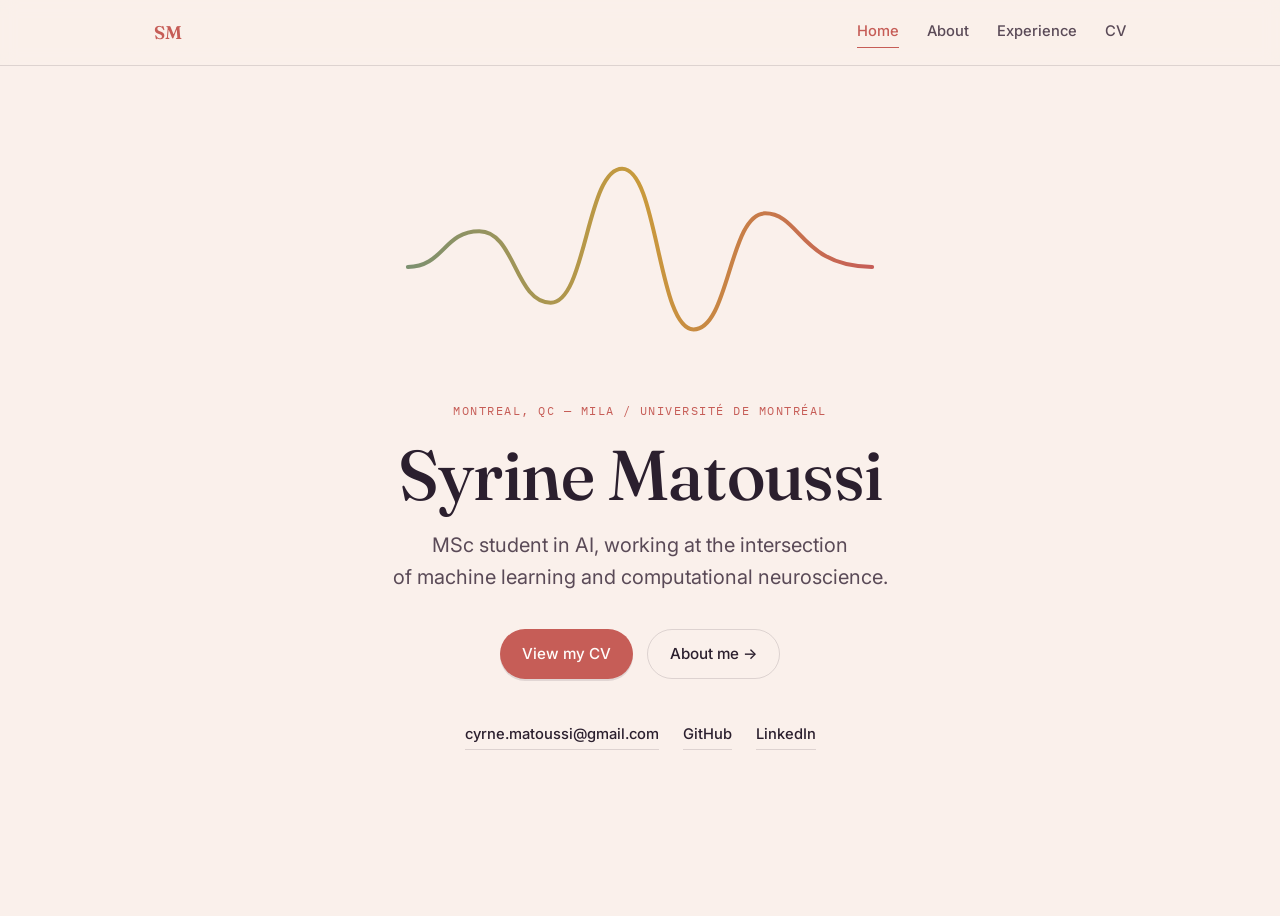
<file: index.html>
<!DOCTYPE html>
<html lang="en">
<head>
<meta charset="UTF-8">
<meta name="viewport" content="width=device-width, initial-scale=1.0">
<title>Syrine Matoussi — ML Engineer</title>
<meta name="description" content="Syrine Matoussi — MSc student in AI, working at the intersection of machine learning and computational neuroscience.">
<link rel="preconnect" href="https://fonts.googleapis.com">
<link rel="preconnect" href="https://fonts.gstatic.com" crossorigin>
<link href="https://fonts.googleapis.com/css2?family=Fraunces:ital,opsz,wght@0,9..144,300;0,9..144,400;0,9..144,500;0,9..144,600;1,9..144,400;1,9..144,500&family=Inter:wght@400;500;600&family=IBM+Plex+Mono:wght@400;500&display=swap" rel="stylesheet">
<link rel="stylesheet" href="styles.css">
</head>
<body class="home-body">

<header class="site-header">
  <nav class="nav" aria-label="Primary">
    <a class="nav-mark" href="index.html">SM</a>
    <div class="nav-links">
      <a href="index.html" class="active">Home</a>
      <a href="about.html">About</a>
      <a href="experience.html">Experience</a>
      <a href="cv.html">CV</a>
    </div>
  </nav>
</header>

<main class="home-main">

  <section class="home-hero">

    <div class="home-art" aria-hidden="true">
      <svg viewBox="0 0 560 260" class="art-svg">
        <defs>
          <linearGradient id="waveGradient" x1="0%" y1="0%" x2="100%" y2="0%">
            <stop offset="0%" stop-color="#7C9070"/>
            <stop offset="50%" stop-color="#C99A3B"/>
            <stop offset="100%" stop-color="#C65D57"/>
          </linearGradient>
        </defs>
        <path class="art-wave-single" d="M20,150 C60,150 60,110 100,110 C140,110 140,190 180,190
             C220,190 220,40 260,40 C300,40 300,220 340,220
             C380,220 380,90 420,90 C460,90 460,150 540,150"/>
      </svg>
    </div>

    <p class="eyebrow">Montreal, QC — Mila / Université de Montréal</p>
    <h1 class="hero-title">Syrine Matoussi</h1>
    <p class="hero-tagline">MSc student in AI, working at the intersection<br class="br-desktop"> of machine learning and computational neuroscience.</p>

    <div class="hero-actions">
      <a class="btn btn-primary" href="cv.html">View my CV</a>
      <a class="btn btn-ghost" href="about.html">About me →</a>
    </div>

    <div class="home-contact">
      <a href="mailto:cyrne.matoussi@gmail.com">cyrne.matoussi@gmail.com</a>
      <a href="https://github.com/cmatoussi" target="_blank" rel="noopener">GitHub</a>
      <a href="https://www.linkedin.com/in/syrine-matoussi-2022/" target="_blank" rel="noopener">LinkedIn</a>
    </div>

  </section>

</main>

<footer class="site-footer">
</footer>

<script src="script.js"></script>
</body>
</html>
</file>
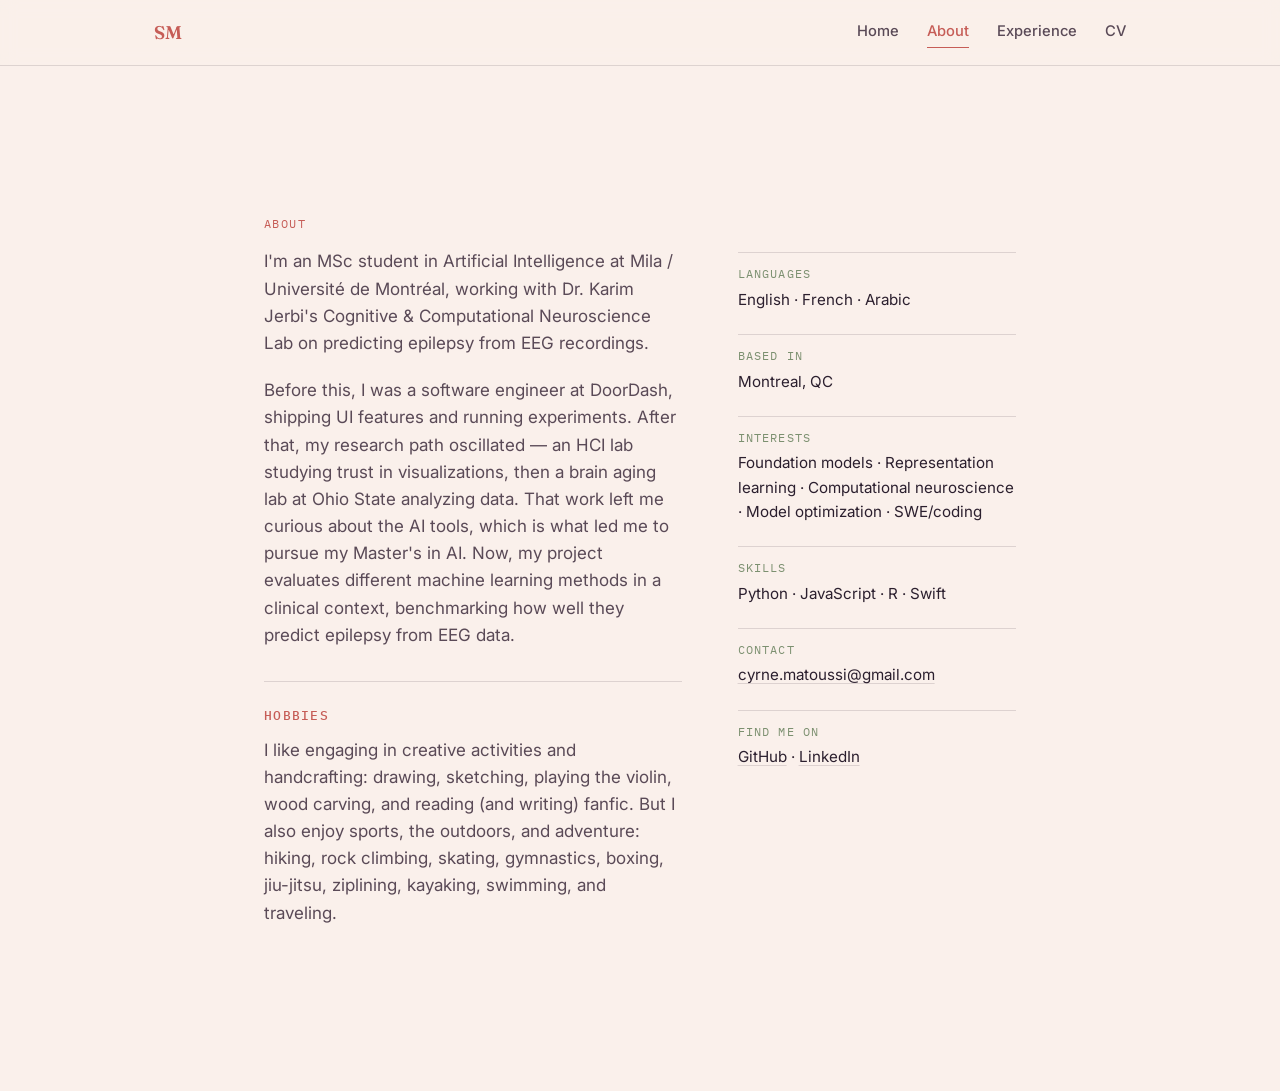
<file: about.html>
<!DOCTYPE html>
<html lang="en">
<head>
<meta charset="UTF-8">
<meta name="viewport" content="width=device-width, initial-scale=1.0">
<title>About — Syrine Matoussi</title>
<link rel="preconnect" href="https://fonts.googleapis.com">
<link rel="preconnect" href="https://fonts.gstatic.com" crossorigin>
<link href="https://fonts.googleapis.com/css2?family=Fraunces:ital,opsz,wght@0,9..144,300;0,9..144,400;0,9..144,500;0,9..144,600;1,9..144,400;1,9..144,500&family=Inter:wght@400;500;600&family=IBM+Plex+Mono:wght@400;500&display=swap" rel="stylesheet">
<link rel="stylesheet" href="styles.css">
</head>
<body>

<header class="site-header">
  <nav class="nav" aria-label="Primary">
    <a class="nav-mark" href="index.html">SM</a>
    <div class="nav-links">
      <a href="index.html">Home</a>
      <a href="about.html" class="active">About</a>
      <a href="experience.html">Experience</a>
      <a href="cv.html">CV</a>
    </div>
  </nav>
</header>

<main class="page-main">

  <section class="about">
    <div class="section-head">
      <p class="eyebrow">About</p>
    </div>
    <div class="about-grid">
      <div class="about-text">
        <p>I'm an MSc student in Artificial Intelligence at Mila / Université de Montréal, working with Dr. Karim Jerbi's Cognitive &amp; Computational Neuroscience Lab on predicting epilepsy from EEG recordings.</p>
        <p>Before this, I was a software engineer at DoorDash, shipping UI features and running experiments. After that, my research path oscillated — an HCI lab studying trust in visualizations, then a brain aging lab at Ohio State analyzing data. That work left me curious about the AI tools, which is what led me to pursue my Master's in AI. Now, my project evaluates different machine learning methods in a clinical context, benchmarking how well they predict epilepsy from EEG data.</p>
        <div class="about-subsection">
          <h3 class="about-subhead">Hobbies</h3>
          <p>I like engaging in creative activities and handcrafting: drawing, sketching, playing the violin, wood carving, and reading (and writing) fanfic. But I also enjoy sports, the outdoors, and adventure: hiking, rock climbing, skating, gymnastics, boxing, jiu-jitsu, ziplining, kayaking, swimming, and traveling.</p>
        </div>
      </div>
      <aside class="about-facts">
        <div class="fact">
          <span class="fact-label">Languages</span>
          <span class="fact-value">English · French · Arabic</span>
        </div>
        <div class="fact">
          <span class="fact-label">Based in</span>
          <span class="fact-value">Montreal, QC</span>
        </div>
        <div class="fact">
          <span class="fact-label">Interests</span>
          <span class="fact-value">Foundation models · Representation learning · Computational neuroscience · Model optimization · SWE/coding</span>
        </div>
        <div class="fact">
          <span class="fact-label">Skills</span>
          <span class="fact-value">Python · JavaScript · R · Swift</span>
        </div>
        <div class="fact">
          <span class="fact-label">Contact</span>
          <span class="fact-value"><a href="mailto:cyrne.matoussi@gmail.com">cyrne.matoussi@gmail.com</a></span>
        </div>
        <div class="fact">
          <span class="fact-label">Find me on</span>
          <span class="fact-value">
            <a href="https://github.com/cmatoussi" target="_blank" rel="noopener">GitHub</a> ·
            <a href="https://www.linkedin.com/in/syrine-matoussi-2022/" target="_blank" rel="noopener">LinkedIn</a>
          </span>
        </div>
      </aside>
    </div>
  </section>

</main>

<footer class="site-footer">
</footer>

<script src="script.js"></script>
</body>
</html>
</file>
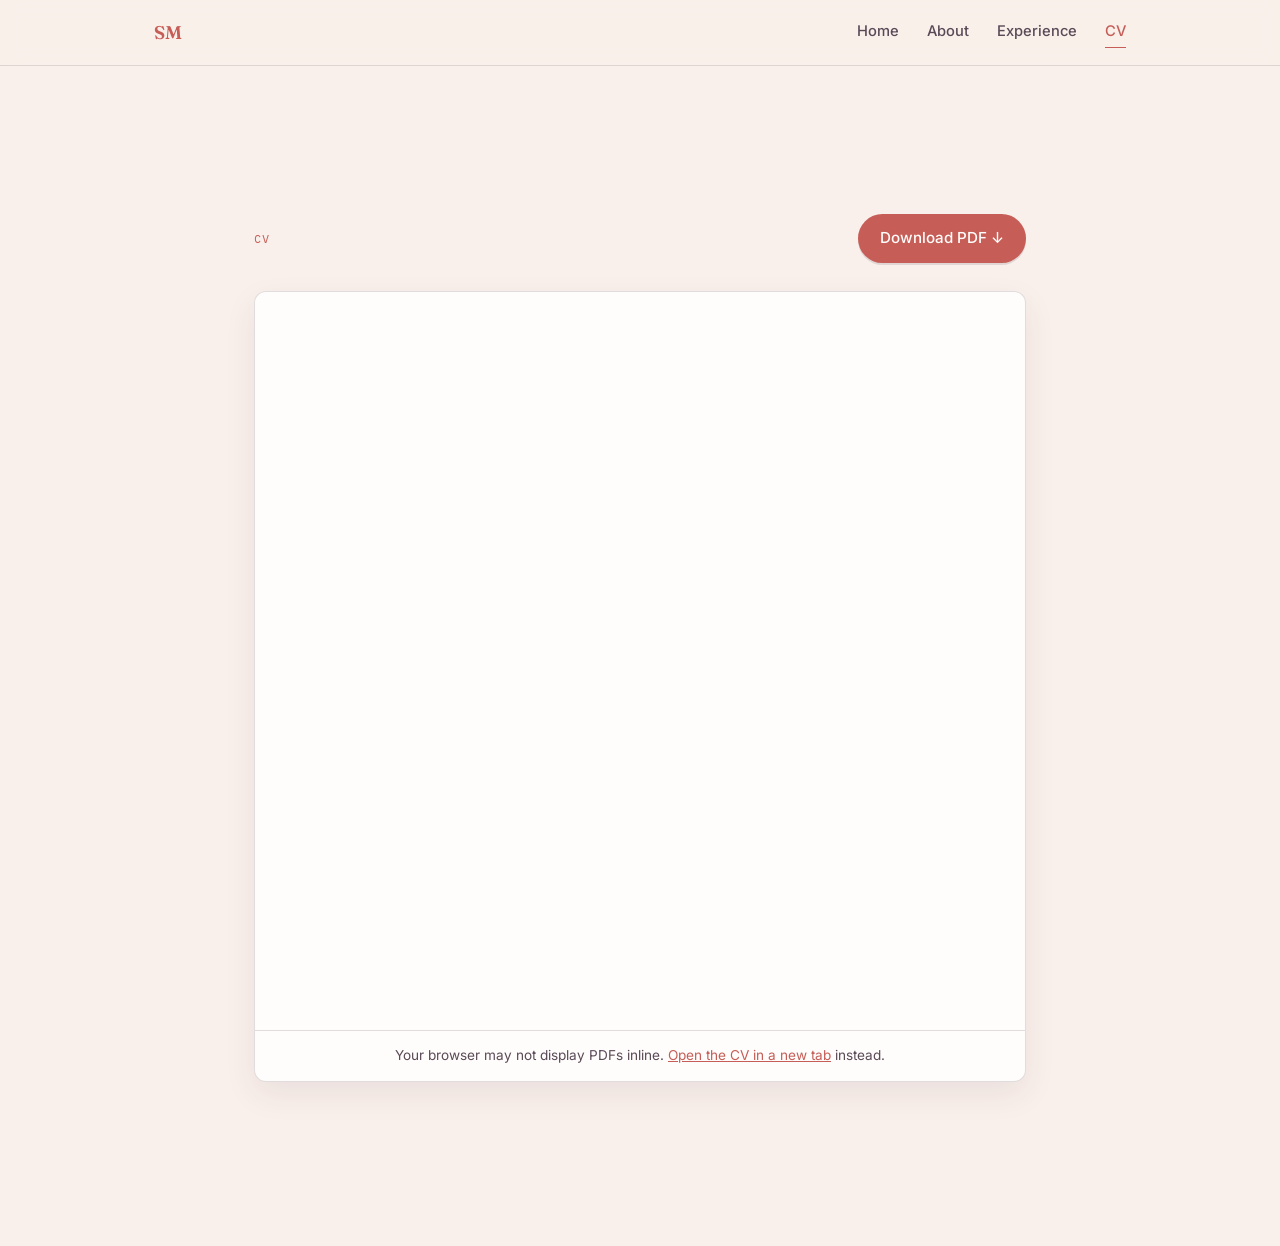
<file: cv.html>
<!DOCTYPE html>
<html lang="en">
<head>
<meta charset="UTF-8">
<meta name="viewport" content="width=device-width, initial-scale=1.0">
<title>CV — Syrine Matoussi</title>
<link rel="preconnect" href="https://fonts.googleapis.com">
<link rel="preconnect" href="https://fonts.gstatic.com" crossorigin>
<link href="https://fonts.googleapis.com/css2?family=Fraunces:ital,opsz,wght@0,9..144,300;0,9..144,400;0,9..144,500;0,9..144,600;1,9..144,400;1,9..144,500&family=Inter:wght@400;500;600&family=IBM+Plex+Mono:wght@400;500&display=swap" rel="stylesheet">
<link rel="stylesheet" href="styles.css">
</head>
<body>

<header class="site-header">
  <nav class="nav" aria-label="Primary">
    <a class="nav-mark" href="index.html">SM</a>
    <div class="nav-links">
      <a href="index.html">Home</a>
      <a href="about.html">About</a>
      <a href="experience.html">Experience</a>
      <a href="cv.html" class="active">CV</a>
    </div>
  </nav>
</header>

<main class="page-main cv-main">

  <section class="cv-section">
    <div class="section-head cv-head">
      <p class="eyebrow">CV</p>
      <a class="btn btn-primary" href="cv_academic.pdf" download>Download PDF ↓</a>
    </div>

    <div class="pdf-frame">
      <iframe src="cv_academic.pdf" class="pdf-embed" title="Syrine Matoussi CV"></iframe>
      <p class="pdf-fallback">
        Your browser may not display PDFs inline.
        <a href="cv_academic.pdf" target="_blank" rel="noopener">Open the CV in a new tab</a> instead.
      </p>
    </div>
  </section>

</main>

<footer class="site-footer">
</footer>

<script src="script.js"></script>
</body>
</html>
</file>
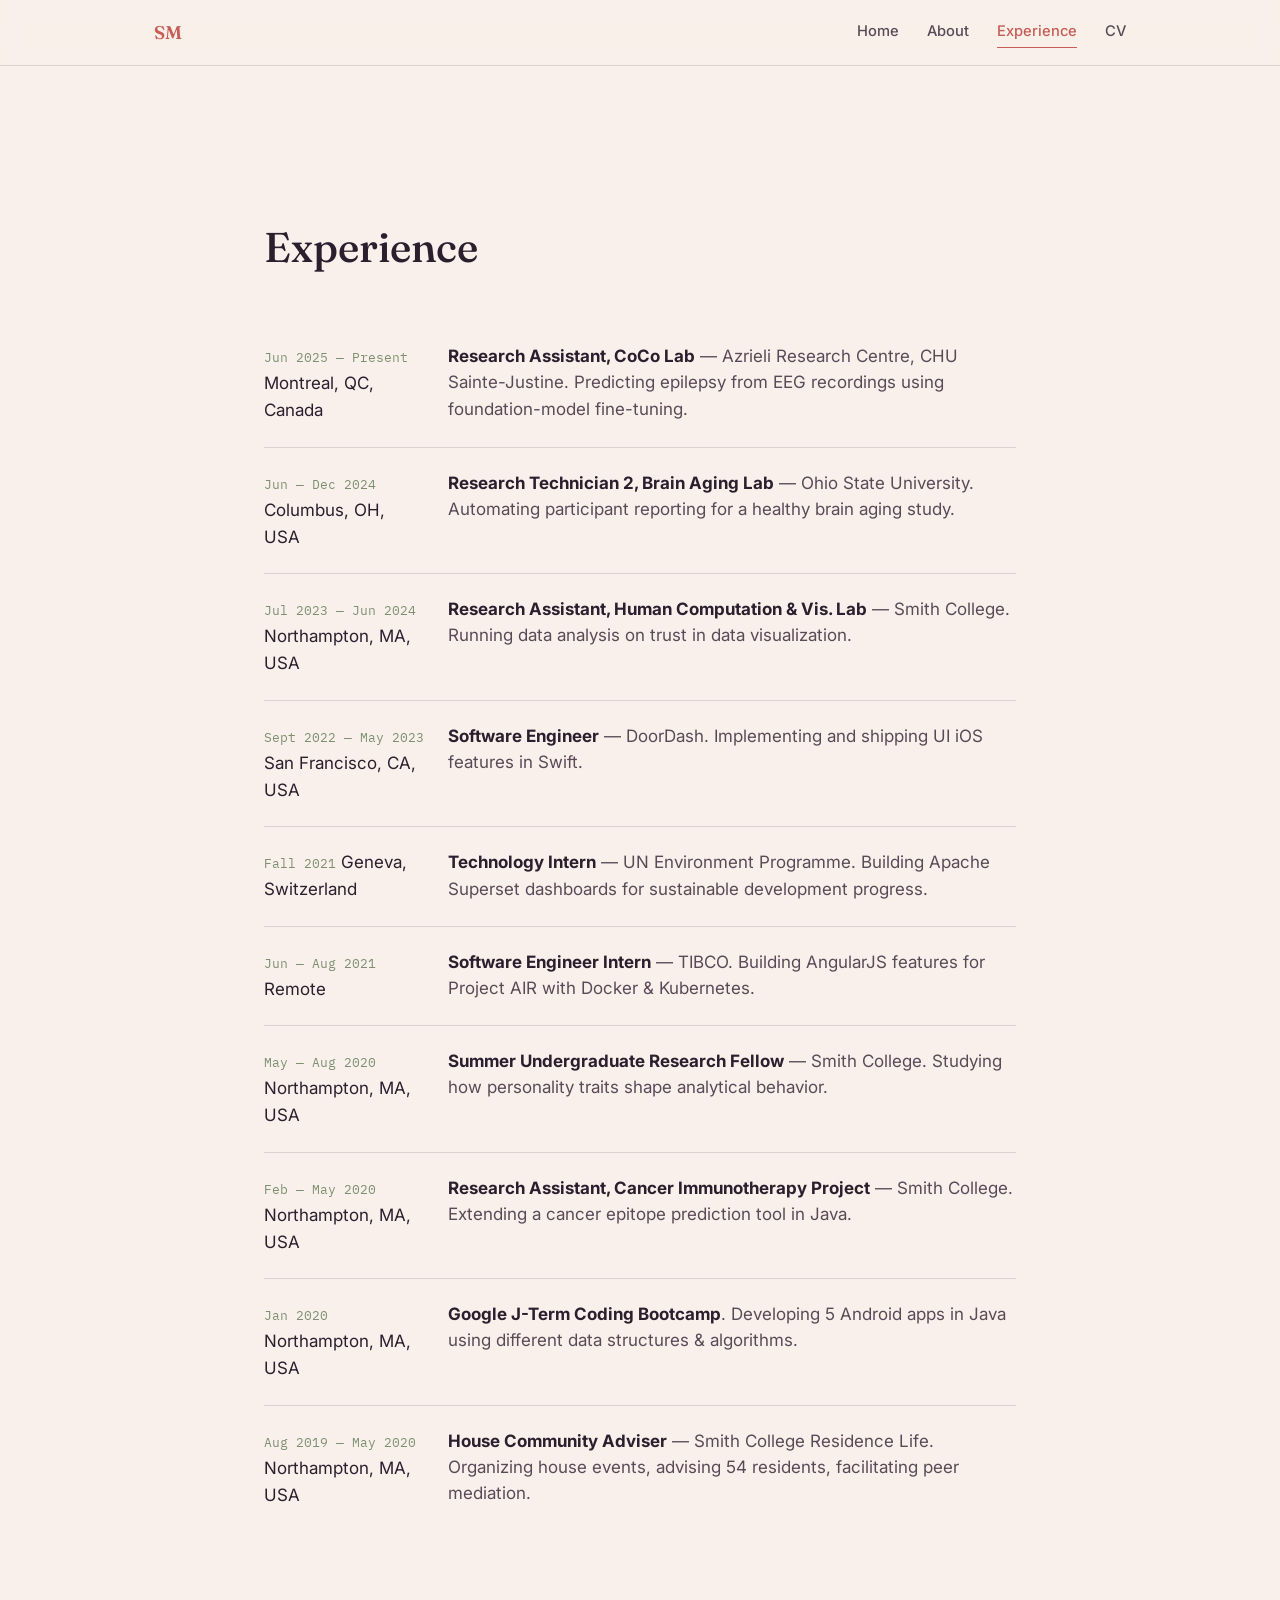
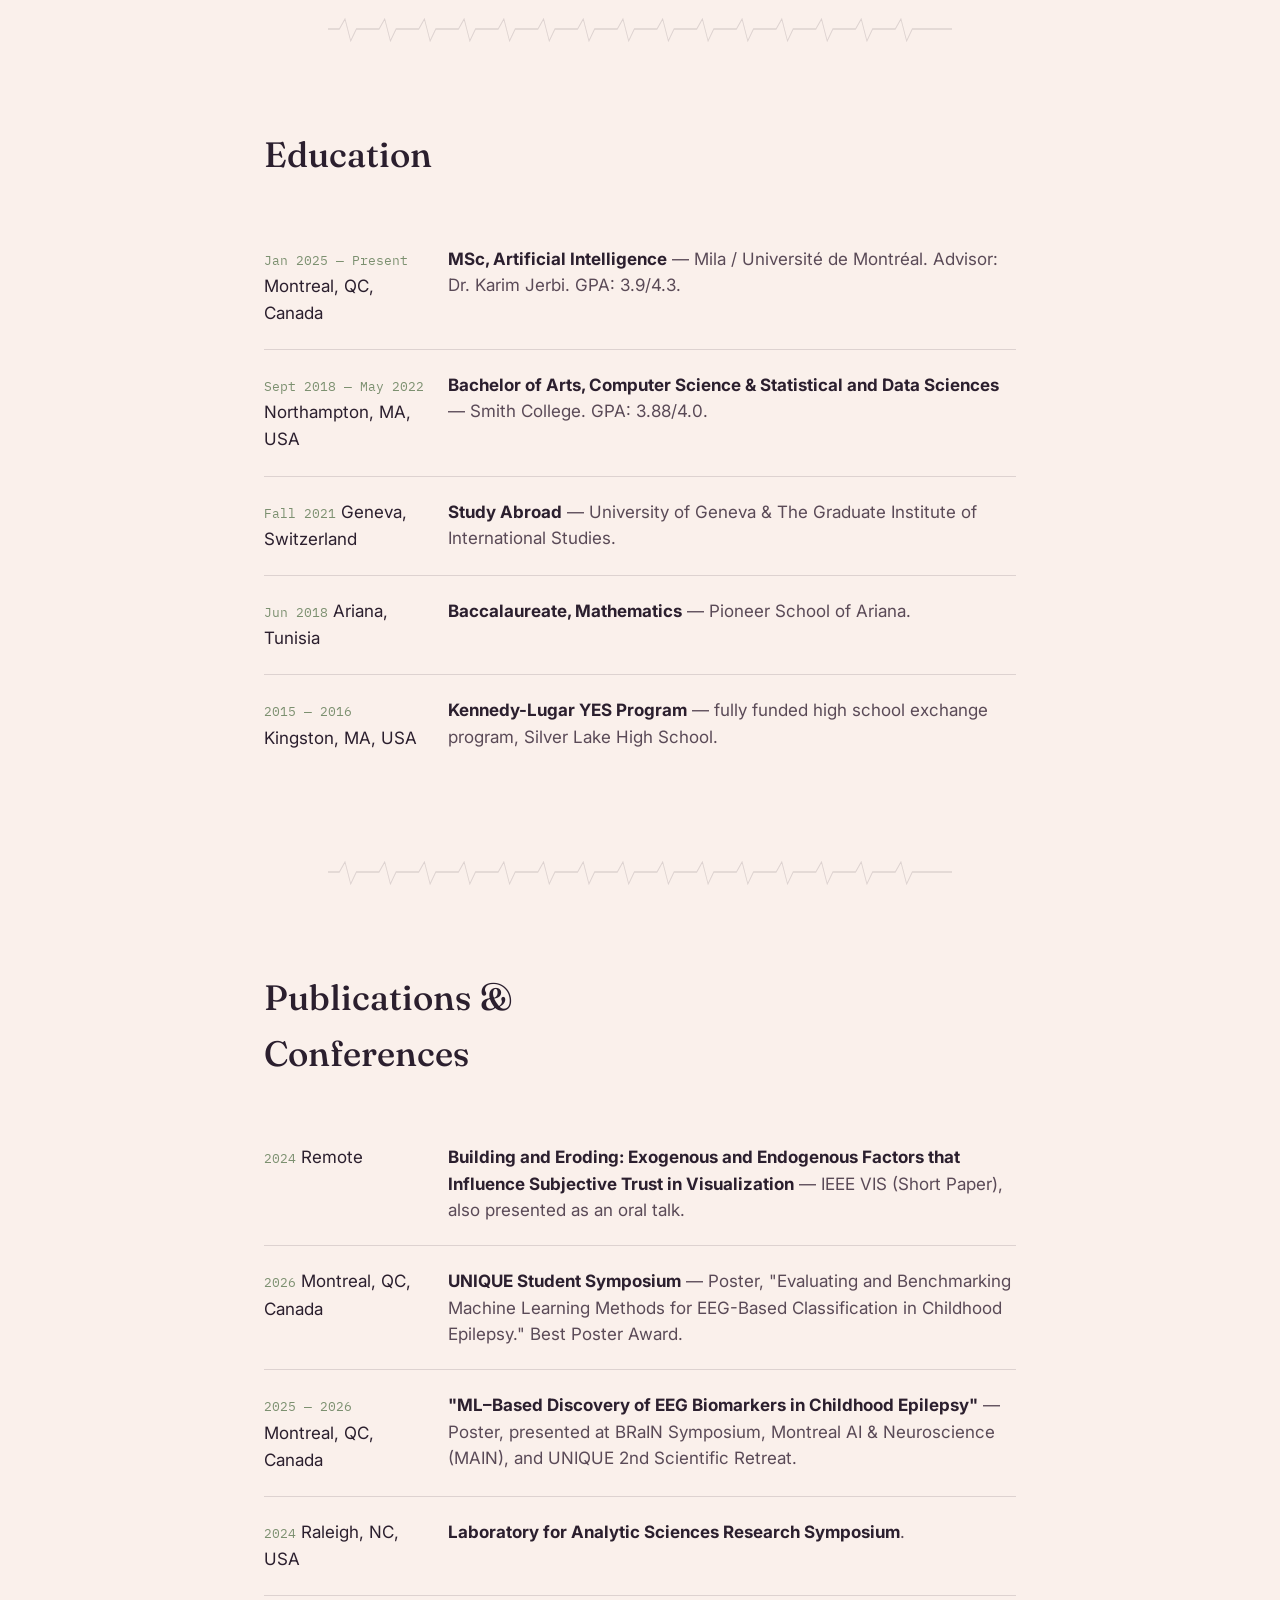
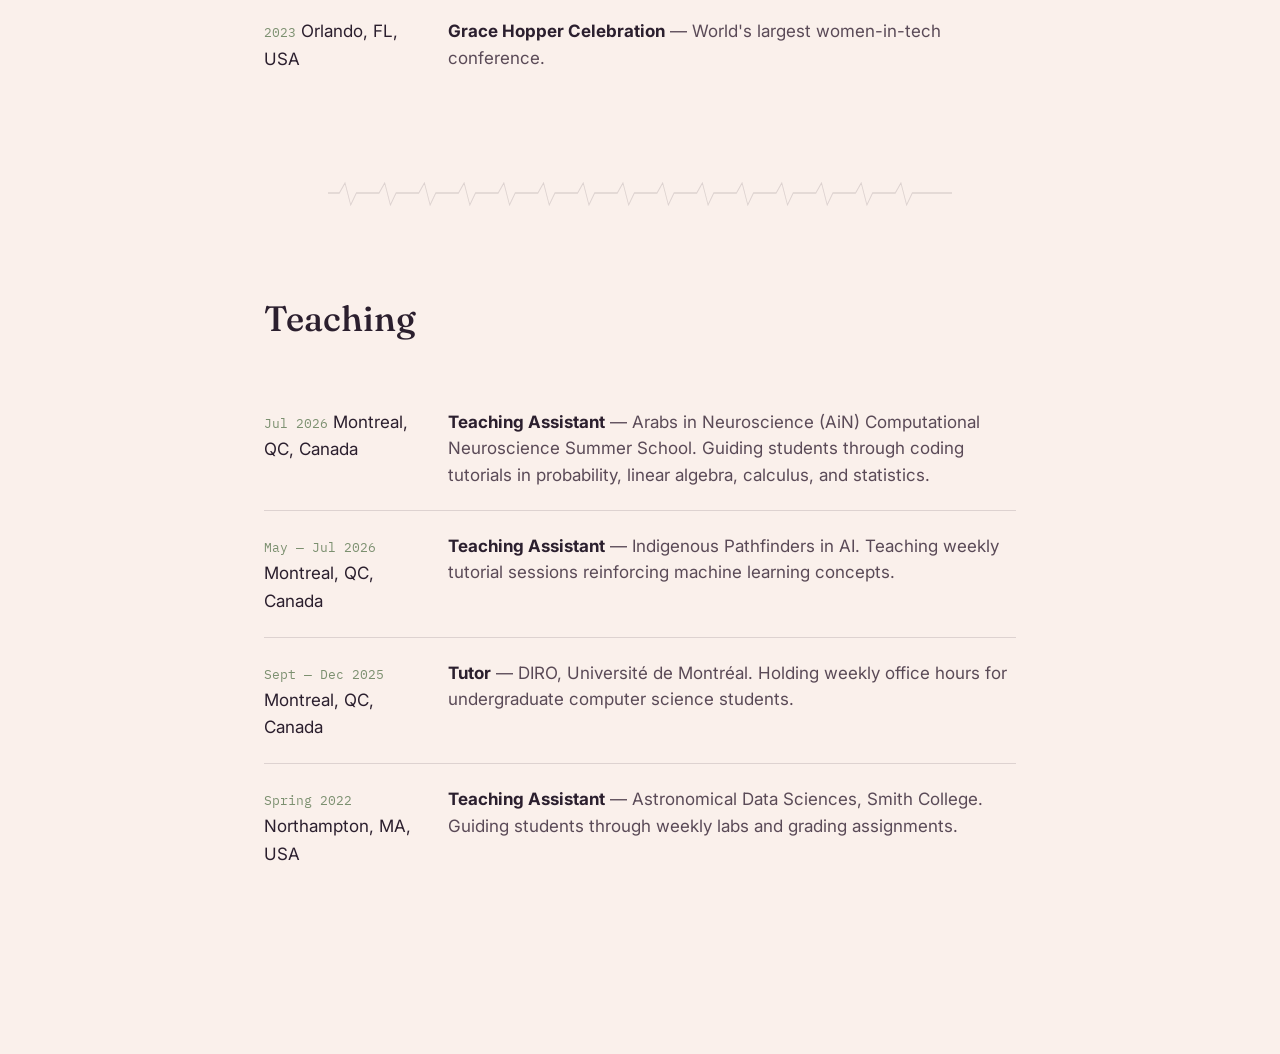
<file: experience.html>
<!DOCTYPE html>
<html lang="en">
<head>
<meta charset="UTF-8">
<meta name="viewport" content="width=device-width, initial-scale=1.0">
<title>Experience — Syrine Matoussi</title>
<link rel="preconnect" href="https://fonts.googleapis.com">
<link rel="preconnect" href="https://fonts.gstatic.com" crossorigin>
<link href="https://fonts.googleapis.com/css2?family=Fraunces:ital,opsz,wght@0,9..144,300;0,9..144,400;0,9..144,500;0,9..144,600;1,9..144,400;1,9..144,500&family=Inter:wght@400;500;600&family=IBM+Plex+Mono:wght@400;500&display=swap" rel="stylesheet">
<link rel="stylesheet" href="styles.css">
</head>
<body>

<header class="site-header">
  <nav class="nav" aria-label="Primary">
    <a class="nav-mark" href="index.html">SM</a>
    <div class="nav-links">
      <a href="index.html">Home</a>
      <a href="about.html">About</a>
      <a href="experience.html" class="active">Experience</a>
      <a href="cv.html">CV</a>
    </div>
  </nav>
</header>

<main class="page-main">

  <section class="experience-brief">
    <div class="section-head">
      <h1>Experience</h1>
    </div>

    <ul class="brief-list">

      <li class="brief-item">
        <div class="brief-meta">
          <span class="brief-date">Jun 2025 — Present</span>
          <span class="brief-location">Montreal, QC, Canada</span>
        </div>
        <p><strong>Research Assistant, CoCo Lab</strong> — Azrieli Research Centre, CHU Sainte-Justine. Predicting epilepsy from EEG recordings using foundation-model fine-tuning.</p>
      </li>

      <li class="brief-item">
        <div class="brief-meta">
          <span class="brief-date">Jun — Dec 2024</span>
          <span class="brief-location">Columbus, OH, USA</span>
        </div>
        <p><strong>Research Technician 2, Brain Aging Lab</strong> — Ohio State University. Automating participant reporting for a healthy brain aging study.</p>
      </li>

      <li class="brief-item">
        <div class="brief-meta">
          <span class="brief-date">Jul 2023 — Jun 2024</span>
          <span class="brief-location">Northampton, MA, USA</span>
        </div>
        <p><strong>Research Assistant, Human Computation &amp; Vis. Lab</strong> — Smith College. Running data analysis on trust in data visualization.</p>
      </li>

      <li class="brief-item">
        <div class="brief-meta">
          <span class="brief-date">Sept 2022 — May 2023</span>
          <span class="brief-location">San Francisco, CA, USA</span>
        </div>
        <p><strong>Software Engineer</strong> — DoorDash. Implementing and shipping UI iOS features in Swift.</p>
      </li>

      <li class="brief-item">
        <div class="brief-meta">
          <span class="brief-date">Fall 2021</span>
          <span class="brief-location">Geneva, Switzerland</span>
        </div>
        <p><strong>Technology Intern</strong> — UN Environment Programme. Building Apache Superset dashboards for sustainable development progress.</p>
      </li>

      <li class="brief-item">
        <div class="brief-meta">
          <span class="brief-date">Jun — Aug 2021</span>
          <span class="brief-location">Remote</span>
        </div>
        <p><strong>Software Engineer Intern</strong> — TIBCO. Building AngularJS features for Project AIR with Docker &amp; Kubernetes.</p>
      </li>

      <li class="brief-item">
        <div class="brief-meta">
          <span class="brief-date">May — Aug 2020</span>
          <span class="brief-location">Northampton, MA, USA</span>
        </div>
        <p><strong>Summer Undergraduate Research Fellow</strong> — Smith College. Studying how personality traits shape analytical behavior.</p>
      </li>

      <li class="brief-item">
        <div class="brief-meta">
          <span class="brief-date">Feb — May 2020</span>
          <span class="brief-location">Northampton, MA, USA</span>
        </div>
        <p><strong>Research Assistant, Cancer Immunotherapy Project</strong> — Smith College. Extending a cancer epitope prediction tool in Java.</p>
      </li>

      <li class="brief-item">
        <div class="brief-meta">
          <span class="brief-date">Jan 2020</span>
          <span class="brief-location">Northampton, MA, USA</span>
        </div>
        <p><strong>Google J-Term Coding Bootcamp</strong>. Developing 5 Android apps in Java using different data structures &amp; algorithms.</p>
      </li>

      <li class="brief-item">
        <div class="brief-meta">
          <span class="brief-date">Aug 2019 — May 2020</span>
          <span class="brief-location">Northampton, MA, USA</span>
        </div>
        <p><strong>House Community Adviser</strong> — Smith College Residence Life. Organizing house events, advising 54 residents, facilitating peer mediation.</p>
      </li>

    </ul>
  </section>

  <div class="divider" data-divider></div>

  <section class="experience-brief">
    <div class="section-head">
      <h2>Education</h2>
    </div>
    <ul class="brief-list">
      <li class="brief-item">
        <div class="brief-meta">
          <span class="brief-date">Jan 2025 — Present</span>
          <span class="brief-location">Montreal, QC, Canada</span>
        </div>
        <p><strong>MSc, Artificial Intelligence</strong> — Mila / Université de Montréal. Advisor: Dr. Karim Jerbi. GPA: 3.9/4.3.</p>
      </li>
      <li class="brief-item">
        <div class="brief-meta">
          <span class="brief-date">Sept 2018 — May 2022</span>
          <span class="brief-location">Northampton, MA, USA</span>
        </div>
        <p><strong>Bachelor of Arts, Computer Science &amp; Statistical and Data Sciences</strong> — Smith College. GPA: 3.88/4.0.</p>
      </li>
      <li class="brief-item">
        <div class="brief-meta">
          <span class="brief-date">Fall 2021</span>
          <span class="brief-location">Geneva, Switzerland</span>
        </div>
        <p><strong>Study Abroad</strong> — University of Geneva &amp; The Graduate Institute of International Studies.</p>
      </li>
      <li class="brief-item">
        <div class="brief-meta">
          <span class="brief-date">Jun 2018</span>
          <span class="brief-location">Ariana, Tunisia</span>
        </div>
        <p><strong>Baccalaureate, Mathematics</strong> — Pioneer School of Ariana.</p>
      </li>
      <li class="brief-item">
        <div class="brief-meta">
          <span class="brief-date">2015 — 2016</span>
          <span class="brief-location">Kingston, MA, USA</span>
        </div>
        <p><strong>Kennedy-Lugar YES Program</strong> — fully funded high school exchange program, Silver Lake High School.</p>
      </li>
    </ul>
  </section>

  <div class="divider" data-divider></div>

  <section class="experience-brief">
    <div class="section-head">
      <h2>Publications &amp; Conferences</h2>
    </div>
    <ul class="brief-list">
      <li class="brief-item">
        <div class="brief-meta">
          <span class="brief-date">2024</span>
          <span class="brief-location">Remote</span>
        </div>
        <p><strong>Building and Eroding: Exogenous and Endogenous Factors that Influence Subjective Trust in Visualization</strong> — IEEE VIS (Short Paper), also presented as an oral talk.</p>
      </li>
      <li class="brief-item">
        <div class="brief-meta">
          <span class="brief-date">2026</span>
          <span class="brief-location">Montreal, QC, Canada</span>
        </div>
        <p><strong>UNIQUE Student Symposium</strong> — Poster, "Evaluating and Benchmarking Machine Learning Methods for EEG-Based Classification in Childhood Epilepsy." Best Poster Award.</p>
      </li>
      <li class="brief-item">
        <div class="brief-meta">
          <span class="brief-date">2025 — 2026</span>
          <span class="brief-location">Montreal, QC, Canada</span>
        </div>
        <p><strong>"ML–Based Discovery of EEG Biomarkers in Childhood Epilepsy"</strong> — Poster, presented at BRaIN Symposium, Montreal AI &amp; Neuroscience (MAIN), and UNIQUE 2nd Scientific Retreat.</p>
      </li>
      <li class="brief-item">
        <div class="brief-meta">
          <span class="brief-date">2024</span>
          <span class="brief-location">Raleigh, NC, USA</span>
        </div>
        <p><strong>Laboratory for Analytic Sciences Research Symposium</strong>.</p>
      </li>
      <li class="brief-item">
        <div class="brief-meta">
          <span class="brief-date">2023</span>
          <span class="brief-location">Orlando, FL, USA</span>
        </div>
        <p><strong>Grace Hopper Celebration</strong> — World's largest women-in-tech conference.</p>
      </li>
    </ul>
  </section>

  <div class="divider" data-divider></div>

  <section class="experience-brief">
    <div class="section-head">
      <h2>Teaching</h2>
    </div>
    <ul class="brief-list">
      <li class="brief-item">
        <div class="brief-meta">
          <span class="brief-date">Jul 2026</span>
          <span class="brief-location">Montreal, QC, Canada</span>
        </div>
        <p><strong>Teaching Assistant</strong> — Arabs in Neuroscience (AiN) Computational Neuroscience Summer School. Guiding students through coding tutorials in probability, linear algebra, calculus, and statistics.</p>
      </li>
      <li class="brief-item">
        <div class="brief-meta">
          <span class="brief-date">May — Jul 2026</span>
          <span class="brief-location">Montreal, QC, Canada</span>
        </div>
        <p><strong>Teaching Assistant</strong> — Indigenous Pathfinders in AI. Teaching weekly tutorial sessions reinforcing machine learning concepts.</p>
      </li>
      <li class="brief-item">
        <div class="brief-meta">
          <span class="brief-date">Sept — Dec 2025</span>
          <span class="brief-location">Montreal, QC, Canada</span>
        </div>
        <p><strong>Tutor</strong> — DIRO, Université de Montréal. Holding weekly office hours for undergraduate computer science students.</p>
      </li>
      <li class="brief-item">
        <div class="brief-meta">
          <span class="brief-date">Spring 2022</span>
          <span class="brief-location">Northampton, MA, USA</span>
        </div>
        <p><strong>Teaching Assistant</strong> — Astronomical Data Sciences, Smith College. Guiding students through weekly labs and grading assignments.</p>
      </li>
    </ul>
  </section>

</main>

<footer class="site-footer">
</footer>

<script src="script.js"></script>
</body>
</html>
</file>
<file: styles.css>
/* ===== Design tokens ===== */
:root {
  --bg: #FAF0EB;
  --bg-alt: #F3E3DA;
  --ink: #2B1F2E;
  --ink-soft: #5A4A57;
  --coral: #C65D57;
  --gold: #C99A3B;
  --sage: #7C9070;
  --line: rgba(43, 31, 46, 0.14);
  --white: #FFFDFB;

  --font-display: "Fraunces", serif;
  --font-body: "Inter", sans-serif;
  --font-mono: "IBM Plex Mono", monospace;

  --max-w: 880px;
  --edge: clamp(24px, 6vw, 64px);
}

* { box-sizing: border-box; }

html {
  scroll-behavior: smooth;
}

@media (prefers-reduced-motion: reduce) {
  html { scroll-behavior: auto; }
  * { animation-duration: 0.01ms !important; animation-iteration-count: 1 !important; transition-duration: 0.01ms !important; }
}

body {
  margin: 0;
  background: var(--bg);
  color: var(--ink);
  font-family: var(--font-body);
  font-size: 17px;
  line-height: 1.6;
  -webkit-font-smoothing: antialiased;
}

a {
  color: inherit;
}

/* ===== Header / nav ===== */
.site-header {
  position: sticky;
  top: 0;
  z-index: 50;
  background: rgba(250, 240, 235, 0.86);
  backdrop-filter: blur(8px);
  border-bottom: 1px solid var(--line);
}

.nav {
  max-width: 1100px;
  margin: 0 auto;
  padding: 18px var(--edge);
  display: flex;
  align-items: center;
  justify-content: space-between;
}

.nav-mark {
  font-family: var(--font-display);
  font-weight: 600;
  font-size: 1.15rem;
  text-decoration: none;
  color: var(--coral);
  letter-spacing: 0.02em;
}

.nav-links {
  display: flex;
  gap: clamp(14px, 2.5vw, 28px);
}

.nav-links a {
  text-decoration: none;
  font-size: 0.92rem;
  color: var(--ink-soft);
  font-weight: 500;
  position: relative;
  padding-bottom: 2px;
  transition: color 0.2s ease;
}

.nav-links a.active {
  color: var(--coral);
}

.nav-links a.active::after {
  transform: scaleX(1);
}

.nav-links a:hover {
  color: var(--coral);
}

.nav-links a::after {
  content: "";
  position: absolute;
  left: 0; right: 0; bottom: -3px;
  height: 1.5px;
  background: var(--coral);
  transform: scaleX(0);
  transform-origin: left;
  transition: transform 0.25s ease;
}

.nav-links a:hover::after {
  transform: scaleX(1);
}

/* ===== Sections shared ===== */
main {
  max-width: var(--max-w);
  margin: 0 auto;
  padding: 0 var(--edge);
}

.page-main {
  padding-top: 64px;
}

.page-main .section-head h1 {
  font-family: var(--font-display);
  font-weight: 500;
  font-size: clamp(1.8rem, 4vw, 2.6rem);
  margin: 0 0 40px;
  max-width: 20ch;
}

.eyebrow {
  font-family: var(--font-mono);
  font-size: 0.78rem;
  text-transform: uppercase;
  letter-spacing: 0.12em;
  color: var(--coral);
  margin: 0 0 14px;
}

.section-head h2 {
  font-family: var(--font-display);
  font-weight: 500;
  font-size: clamp(1.6rem, 3.4vw, 2.2rem);
  margin: 0 0 40px;
  max-width: 20ch;
}

section {
  padding: 84px 0;
}

.divider {
  max-width: 1100px;
  margin: 0 auto;
  padding: 0 var(--edge);
}

.divider svg {
  width: 100%;
  height: 28px;
  display: block;
  stroke: var(--line);
  stroke-width: 1.4;
  fill: none;
}

/* ===== Home page ===== */
.home-body {
  min-height: 100vh;
}

.home-main {
  max-width: 1000px;
  margin: 0 auto;
  padding: 0 var(--edge);
}

.home-hero {
  min-height: calc(100vh - 130px);
  display: flex;
  flex-direction: column;
  align-items: center;
  justify-content: center;
  text-align: center;
  padding: 40px 0 60px;
}

.home-art {
  width: min(500px, 85%);
  margin: 0 auto 20px;
}

.art-svg {
  width: 100%;
  height: auto;
  overflow: visible;
}

.art-wave-single {
  fill: none;
  stroke: url(#waveGradient);
  stroke-width: 4.5;
  stroke-linecap: round;
  stroke-linejoin: round;
  stroke-dasharray: 900;
  stroke-dashoffset: 900;
  animation: draw-wave 2s cubic-bezier(0.65, 0, 0.35, 1) 0.2s forwards;
}

@keyframes draw-wave {
  to { stroke-dashoffset: 0; }
}

.home-hero .eyebrow {
  margin-top: 8px;
}

.home-hero .hero-title {
  margin: 4px 0 18px;
}

.home-hero .hero-tagline {
  margin: 0 auto 36px;
}

.home-hero .hero-actions {
  justify-content: center;
  margin-bottom: 44px;
}

.home-contact {
  display: flex;
  gap: 24px;
  flex-wrap: wrap;
  justify-content: center;
  font-size: 0.92rem;
  font-weight: 500;
}

.home-contact a {
  text-decoration: none;
  border-bottom: 1.5px solid var(--line);
  padding-bottom: 2px;
  transition: border-color 0.2s ease, color 0.2s ease;
}

.home-contact a:hover {
  border-color: var(--coral);
  color: var(--coral);
}

.hero-title {
  font-family: var(--font-display);
  font-weight: 500;
  font-size: clamp(2.6rem, 7vw, 4.4rem);
  line-height: 1.02;
  margin: 4px 0 20px;
  letter-spacing: -0.01em;
}

.hero-tagline {
  font-size: clamp(1.05rem, 2vw, 1.25rem);
  color: var(--ink-soft);
  max-width: 46ch;
  margin: 0 auto 36px;
}

.br-desktop { display: inline; }
@media (max-width: 640px) { .br-desktop { display: none; } }

.hero-actions {
  display: flex;
  gap: 14px;
  flex-wrap: wrap;
}

.btn {
  display: inline-flex;
  align-items: center;
  gap: 8px;
  padding: 12px 22px;
  border-radius: 999px;
  font-weight: 500;
  font-size: 0.95rem;
  text-decoration: none;
  transition: transform 0.18s ease, box-shadow 0.18s ease, background 0.18s ease;
}

.btn-primary {
  background: var(--coral);
  color: var(--white);
  box-shadow: 0 2px 0 0 rgba(43,31,46,0.12);
}

.btn-primary:hover {
  transform: translateY(-1px);
  box-shadow: 0 5px 14px rgba(198, 93, 87, 0.35);
}

.btn-ghost {
  background: transparent;
  color: var(--ink);
  border: 1.4px solid var(--line);
}

.btn-ghost:hover {
  border-color: var(--coral);
  color: var(--coral);
}

/* ===== About ===== */
.about-grid {
  display: grid;
  grid-template-columns: 1.5fr 1fr;
  gap: 56px;
  align-items: start;
}

.about-text p {
  margin: 0 0 20px;
  color: var(--ink-soft);
}

.about-text em {
  display: block;
  padding: 16px 18px;
  background: var(--bg-alt);
  border-left: 3px solid var(--gold);
  border-radius: 4px;
  font-style: normal;
  font-size: 0.92rem;
  color: var(--ink);
}

.about-subsection {
  margin-top: 32px;
  padding-top: 24px;
  border-top: 1px solid var(--line);
}

.about-subhead {
  font-family: var(--font-mono);
  font-size: 0.8rem;
  text-transform: uppercase;
  letter-spacing: 0.1em;
  color: var(--coral);
  font-weight: 500;
  margin: 0 0 10px;
}

.about-subsection p {
  margin: 0;
}

.about-facts {
  display: flex;
  flex-direction: column;
  gap: 22px;
  padding-top: 4px;
}

.fact {
  display: flex;
  flex-direction: column;
  gap: 4px;
  border-top: 1px solid var(--line);
  padding-top: 12px;
}

.fact-label {
  font-family: var(--font-mono);
  font-size: 0.72rem;
  text-transform: uppercase;
  letter-spacing: 0.1em;
  color: var(--sage);
}

.fact-value {
  font-size: 0.95rem;
}

.fact-value a {
  text-decoration: underline;
  text-decoration-color: var(--line);
  text-underline-offset: 3px;
}

.fact-value a:hover {
  text-decoration-color: var(--coral);
  color: var(--coral);
}

@media (max-width: 720px) {
  .about-grid { grid-template-columns: 1fr; }
}

/* ===== Experience timeline ===== */
.timeline {
  position: relative;
}

.role {
  display: grid;
  grid-template-columns: 140px 1fr;
  gap: 28px;
  padding: 28px 0;
  border-top: 1px solid var(--line);
}

.role:first-child {
  border-top: none;
}

.role-date {
  font-family: var(--font-mono);
  font-size: 0.82rem;
  color: var(--ink-soft);
  white-space: nowrap;
}

.role-body h3 {
  font-family: var(--font-display);
  font-weight: 500;
  font-size: 1.2rem;
  margin: 0 0 4px;
}

.role-org {
  font-weight: 400;
  color: var(--ink-soft);
  font-size: 1rem;
}

.role-sup {
  font-size: 0.85rem;
  color: var(--sage);
  margin: 0 0 12px;
}

.role-body ul {
  margin: 0;
  padding-left: 20px;
  color: var(--ink-soft);
}

.role-body li {
  margin-bottom: 8px;
}

.role-compact p {
  color: var(--ink-soft);
  margin: 0;
}

@media (max-width: 640px) {
  .role { grid-template-columns: 1fr; gap: 8px; }
}

/* ===== Projects ===== */
.project-grid {
  display: grid;
  grid-template-columns: 1fr 1fr;
  gap: 24px;
}

.project-card {
  background: var(--white);
  border: 1px solid var(--line);
  border-radius: 14px;
  padding: 28px;
  transition: transform 0.2s ease, box-shadow 0.2s ease;
}

.project-card:hover {
  transform: translateY(-3px);
  box-shadow: 0 12px 24px rgba(43, 31, 46, 0.08);
}

.project-card-placeholder {
  border-style: dashed;
  background: transparent;
}

.project-tag {
  display: inline-block;
  font-family: var(--font-mono);
  font-size: 0.72rem;
  text-transform: uppercase;
  letter-spacing: 0.08em;
  color: var(--sage);
  background: rgba(124, 144, 112, 0.12);
  padding: 4px 10px;
  border-radius: 999px;
  margin-bottom: 14px;
}

.project-card h3 {
  font-family: var(--font-display);
  font-size: 1.15rem;
  font-weight: 500;
  margin: 0 0 10px;
}

.project-card p {
  color: var(--ink-soft);
  font-size: 0.94rem;
  margin: 0 0 16px;
}

.project-card p em {
  font-style: normal;
}

.project-link {
  font-size: 0.88rem;
  font-weight: 500;
  color: var(--coral);
  text-decoration: none;
}

.project-link:hover {
  text-decoration: underline;
}

@media (max-width: 640px) {
  .project-grid { grid-template-columns: 1fr; }
}

/* ===== Publications ===== */
.pub-list {
  list-style: none;
  margin: 0;
  padding: 0;
}

.pub-list li {
  display: grid;
  grid-template-columns: 90px 1fr;
  gap: 20px;
  padding: 20px 0;
  border-top: 1px solid var(--line);
}

.pub-list li:first-child { border-top: none; }

.pub-year {
  font-family: var(--font-mono);
  font-size: 0.85rem;
  color: var(--gold);
}

.pub-title {
  font-weight: 600;
  margin: 0 0 4px;
  font-size: 0.98rem;
}

.pub-meta {
  color: var(--ink-soft);
  font-size: 0.88rem;
  margin: 0;
}

@media (max-width: 560px) {
  .pub-list li { grid-template-columns: 1fr; gap: 4px; }
}

/* ===== Contact ===== */
.contact {
  text-align: left;
}

.contact h2 {
  font-family: var(--font-display);
  font-weight: 500;
  font-size: clamp(1.8rem, 4vw, 2.6rem);
  margin: 0 0 14px;
}

.contact-sub {
  color: var(--ink-soft);
  max-width: 48ch;
  margin: 0 0 32px;
}

.contact-links {
  display: flex;
  gap: 28px;
  flex-wrap: wrap;
  font-size: 1.02rem;
  font-weight: 500;
}

.contact-links a {
  text-decoration: none;
  border-bottom: 1.5px solid var(--line);
  padding-bottom: 2px;
  transition: border-color 0.2s ease, color 0.2s ease;
}

.contact-links a:hover {
  border-color: var(--coral);
  color: var(--coral);
}

/* ===== Footer ===== */
.site-footer {
  text-align: center;
  padding: 32px var(--edge) 48px;
  color: var(--ink-soft);
  font-size: 0.82rem;
}

/* ===== Focus states ===== */
a:focus-visible, .btn:focus-visible {
  outline: 2px solid var(--coral);
  outline-offset: 3px;
  border-radius: 2px;
}

/* ===== Experience (brief) page ===== */
.brief-list {
  list-style: none;
  margin: 0;
  padding: 0;
}

.brief-item {
  display: grid;
  grid-template-columns: 160px 1fr;
  gap: 24px;
  padding: 22px 0;
  border-top: 1px solid var(--line);
}

.brief-item:first-child {
  border-top: none;
}

.brief-date {
  font-family: var(--font-mono);
  font-size: 0.8rem;
  color: var(--sage);
  white-space: nowrap;
  padding-top: 2px;
}

.brief-item p {
  margin: 0;
  color: var(--ink-soft);
  line-height: 1.55;
}

.brief-item strong {
  color: var(--ink);
}

@media (max-width: 620px) {
  .brief-item {
    grid-template-columns: 1fr;
    gap: 6px;
  }
}

/* ===== CV page (PDF embed) ===== */
.cv-main {
  max-width: 900px;
}

.cv-head {
  display: flex;
  align-items: center;
  justify-content: space-between;
  margin-bottom: 28px;
  flex-wrap: wrap;
  gap: 16px;
}

.cv-head .eyebrow {
  margin: 0;
}

.pdf-frame {
  border: 1px solid var(--line);
  border-radius: 12px;
  overflow: hidden;
  background: var(--white);
  box-shadow: 0 12px 32px rgba(43, 31, 46, 0.08);
}

.pdf-embed {
  width: 100%;
  height: 82vh;
  min-height: 600px;
  display: block;
  border: none;
}

.pdf-fallback {
  text-align: center;
  padding: 14px;
  font-size: 0.85rem;
  color: var(--ink-soft);
  margin: 0;
  border-top: 1px solid var(--line);
}

.pdf-fallback a {
  color: var(--coral);
  text-decoration: underline;
}

@media (max-width: 640px) {
  .pdf-embed {
    height: 70vh;
  }
}
</file>
